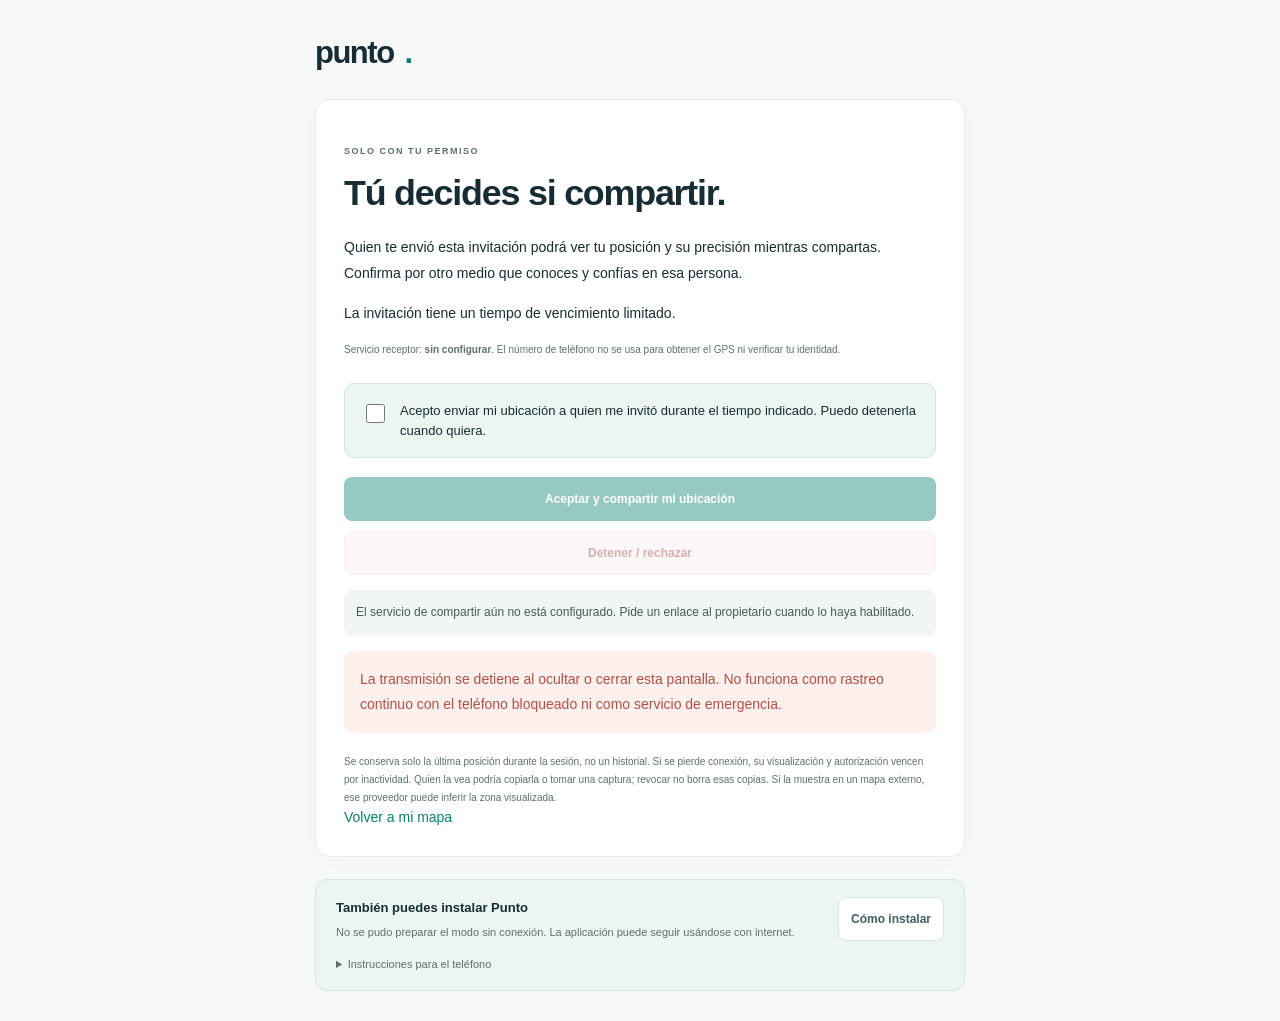
<file: share.html>
<!DOCTYPE html>
<html lang="es">
<head>
    <meta charset="UTF-8">
    <meta name="viewport" content="width=device-width, initial-scale=1.0">
    <meta name="theme-color" content="#087f73">
    <meta name="referrer" content="no-referrer">
    <meta name="robots" content="noindex, nofollow">
    <meta http-equiv="Content-Security-Policy" content="default-src 'none'; script-src 'self'; script-src-attr 'none'; style-src 'self'; style-src-attr 'unsafe-inline'; img-src 'self' data:; connect-src 'self'; manifest-src 'self'; worker-src 'self'; object-src 'none'; base-uri 'none'; form-action 'none'">
    <title>Compartir con permiso · Punto</title>
    <link rel="icon" href="assets/favicon.svg" type="image/svg+xml">
    <link rel="apple-touch-icon" href="assets/icon-180.png">
    <link rel="manifest" href="manifest.webmanifest">
    <link rel="stylesheet" href="css/styles.css">
    <script src="js/deployment.js" defer></script>
    <script src="js/config.js" defer></script>
    <script src="js/sharing-client.js" defer></script>
    <script src="js/share-publisher.js" defer></script>
    <script src="js/pwa.js" defer></script>
</head>
<body>
    <main class="consent-shell">
        <a class="brand" href="./">punto<span class="brand-period">.</span></a>
        <section class="panel consent-card" aria-labelledby="consent-title">
            <p class="eyebrow">SOLO CON TU PERMISO</p>
            <h1 id="consent-title">Tú decides si compartir.</h1>
            <p>Quien te envió esta invitación podrá ver tu posición y su precisión mientras compartas. Confirma por otro medio que conoces y confías en esa persona.</p>
            <p id="share-duration">La invitación tiene un tiempo de vencimiento limitado.</p>
            <p class="route-hint">Servicio receptor: <strong id="relay-origin">sin configurar</strong>. El número de teléfono no se usa para obtener el GPS ni verificar tu identidad.</p>
            <label class="consent-check"><input id="share-consent" type="checkbox"><span>Acepto enviar mi ubicación a quien me invitó durante el tiempo indicado. Puedo detenerla cuando quiera.</span></label>
            <div class="consent-actions"><button class="button button-primary" id="share-start-btn" type="button" disabled>Aceptar y compartir mi ubicación</button><button class="button button-stop" id="share-stop-btn" type="button" disabled>Detener / rechazar</button></div>
            <p class="publisher-status" id="publisher-status" role="status">Verificando la invitación. El GPS todavía no se solicita.</p>
            <p id="publisher-last-update" class="route-hint" role="status"></p>
            <p class="notice-error">La transmisión se detiene al ocultar o cerrar esta pantalla. No funciona como rastreo continuo con el teléfono bloqueado ni como servicio de emergencia.</p>
            <p class="route-hint">Se conserva solo la última posición durante la sesión, no un historial. Si se pierde conexión, su visualización y autorización vencen por inactividad. Quien la vea podría copiarla o tomar una captura; revocar no borra esas copias. Si la muestra en un mapa externo, ese proveedor puede inferir la zona visualizada.</p>
            <a href="./">Volver a mi mapa</a>
        </section>
        <section class="install-banner" aria-label="Instalar Punto">
            <div><strong>También puedes instalar Punto</strong><p id="pwa-status">El mapa necesita internet; la interfaz puede abrirse sin conexión después de la primera visita.</p></div>
            <button class="button button-outline" id="pwa-install-btn" type="button">Cómo instalar</button>
            <details id="pwa-help"><summary>Instrucciones para el teléfono</summary><p>Android: abre el enlace HTTPS en Chrome y usa el menú → Instalar aplicación o Añadir a pantalla de inicio. iPhone/iPad: abre el enlace en Safari → Compartir → Añadir a pantalla de inicio. La instalación no concede permiso de ubicación automáticamente.</p></details>
        </section>
    </main>
</body>
</html>
</file>
<file: css/styles.css>
:root {
    color-scheme: light;
    --ink: #172c35;
    --muted: #5c706f;
    --teal: #087f73;
    --teal-dark: #06685f;
    --line: #e5eceb;
    --surface: #fff;
    font-family: "Segoe UI", -apple-system, BlinkMacSystemFont, Arial, sans-serif;
    font-synthesis: none;
}

* { box-sizing: border-box; }
[hidden] { display: none !important; }
body { margin: 0; background: #f5f8f7; color: var(--ink); font-size: 14px; line-height: 1.5; }
button, input, select { font: inherit; }
button, a, input, summary { -webkit-tap-highlight-color: transparent; }
button, summary { cursor: pointer; }
button { touch-action: manipulation; }
a { color: var(--teal); text-decoration: none; }
a:hover { text-decoration: underline; }
button:focus-visible, a:focus-visible, summary:focus-visible, input:focus-visible { outline: 3px solid #e1aa3c; outline-offset: 4px; }
button:disabled { cursor: not-allowed; opacity: .42; }
h1, h2, p { margin: 0; }
.icon-definitions { position: absolute; width: 0; height: 0; overflow: hidden; }
.icon { width: 19px; height: 19px; flex-shrink: 0; fill: none; stroke: currentColor; stroke-width: 1.7; stroke-linecap: round; stroke-linejoin: round; }
.app-shell { max-width: 1536px; margin: 0 auto; padding: 0 48px; }
.site-header { display: flex; align-items: center; justify-content: space-between; min-height: 92px; border-bottom: 1px solid var(--line); }
.brand { display: inline-flex; align-items: center; gap: 11px; color: var(--ink); font-size: 31px; font-weight: 750; letter-spacing: -1.5px; }
.brand:hover { text-decoration: none; }
.brand-period { color: var(--teal); }
.brand-mark { display: grid; place-items: center; width: 39px; height: 43px; color: white; background: var(--teal); border-radius: 13px 13px 13px 4px; }
.brand-mark .icon { width: 24px; height: 24px; }
.header-meta { display: flex; align-items: center; gap: 26px; }
.header-caption { font-size: 10px; font-weight: 650; letter-spacing: 1.8px; color: var(--muted); }
.connection-badge { display: inline-flex; align-items: center; gap: 7px; border: 1px solid #d9e9e0; background: #edf6ef; border-radius: 20px; padding: 6px 12px; color: #39704c; font-size: 11px; font-weight: 600; }
.status-dot, .session-dot, .map-indicator { width: 6px; height: 6px; border-radius: 50%; background: currentColor; flex-shrink: 0; }
.connection-badge[data-offline="true"] { background: #fff4e3; border-color: #f1dfbe; color: #91611b; }
.intro { display: flex; justify-content: space-between; align-items: center; gap: 20px; padding: 33px 0 29px; }
.eyebrow { font-size: 9px; font-weight: 700; letter-spacing: 1.5px; color: var(--muted); }
h1 { margin-top: 7px; font-size: clamp(25px, 2.8vw, 38px); font-weight: 700; letter-spacing: -1.2px; line-height: 1.25; }
h1 span { color: var(--teal); }
.intro-copy { margin-top: 8px; font-size: 13px; color: var(--muted); }
.session-label { display: inline-flex; align-items: center; gap: 7px; white-space: nowrap; color: var(--muted); font-size: 11px; }
.session-dot { background: var(--teal); box-shadow: 0 0 0 4px #e3eeea; margin-right: 3px; }
.workspace { display: grid; grid-template-columns: minmax(0, 1fr) 337px; grid-template-rows: min-content 1fr; grid-template-areas: "map sidebar" "tools sidebar"; align-items: start; gap: 18px 24px; }
.map-card, .panel { background: var(--surface); border: 1px solid var(--line); border-radius: 15px; box-shadow: 0 4px 22px #142c3504; }
.map-card { grid-area: map; overflow: hidden; }
.map-toolbar { display: flex; justify-content: space-between; align-items: center; min-height: 77px; padding: 16px 21px; gap: 12px; }
.map-toolbar h2 { display: flex; align-items: center; gap: 8px; font-size: 13px; font-weight: 650; }
.map-indicator { background: var(--teal); }
.map-title-group p { margin: 3px 0 0 14px; font-size: 10px; color: var(--muted); }
.follow-toggle { display: inline-flex; align-items: center; gap: 7px; font-size: 11px; color: #52686e; cursor: pointer; }
.follow-toggle input { width: 15px; height: 15px; margin: 0; accent-color: var(--teal); cursor: pointer; }
.map-stage { position: relative; background: #e7eeeb; }
#map { height: clamp(380px, 58vh, 620px); width: 100%; z-index: 0; background: #e7eeeb; }
.map-actions { position: absolute; right: 15px; top: 16px; display: grid; gap: 7px; z-index: 400; }
.map-button { display: grid; place-items: center; height: 38px; width: 38px; background: #fff; color: var(--ink); border: 1px solid #cfdad7; border-radius: 8px; box-shadow: 0 2px 8px #172c3515; }
.map-button:hover:not(:disabled) { color: var(--teal); background: #f2faf7; }
.map-button:disabled { opacity: .65; color: #8fa09d; }
.map-notice { position: absolute; z-index: 450; bottom: 35px; left: 50%; transform: translateX(-50%); width: max-content; max-width: min(90%, 490px); padding: 11px 16px; border: 1px solid #eddfbb; border-radius: 9px; background: #fffaf0; color: #78561e; font-size: 12px; box-shadow: 0 2px 12px #172c3515; }
.map-caption { display: flex; justify-content: space-between; align-items: center; gap: 12px; padding: 13px 20px; color: var(--muted); font-size: 10px; border-bottom: 1px solid var(--line); }
.map-caption > span { display: flex; align-items: center; gap: 7px; }
.map-caption a { color: var(--muted); font-size: 10px; text-align: right; }
.legend-dot { height: 8px; width: 8px; background: var(--teal); border: 2px solid #a5d4c7; border-radius: 50%; }
.metrics { display: grid; grid-template-columns: repeat(4, minmax(0, 1fr)); padding: 23px 0; }
.metric { padding: 0 21px; border-right: 1px solid var(--line); }
.metric:last-child { border-right: 0; }
.metric-label { font-size: 10px; color: var(--muted); }
.metric p { margin-top: 7px; font-size: 27px; letter-spacing: -.6px; font-weight: 650; line-height: 1.2; font-variant-numeric: tabular-nums; }
.metric small { color: var(--muted); font-size: 12px; font-weight: 400; letter-spacing: 0; }
.sidebar { grid-area: sidebar; display: grid; gap: 16px; }
.panel { padding: 21px; }
.panel-heading, .section-heading { display: flex; justify-content: space-between; align-items: center; gap: 10px; }
.panel-heading .eyebrow { font-size: 8px; letter-spacing: 1.3px; }
.tracking-badge { padding: 3px 7px; background: #f0f4f3; border-radius: 5px; color: var(--muted); font-size: 9px; white-space: nowrap; }
.tracking-badge[data-active="true"] { color: var(--teal); background: #e6f3ed; }
.control-panel h2 { max-width: 240px; margin: 14px 0 6px; font-size: 21px; letter-spacing: -.5px; line-height: 1.3; font-weight: 650; }
.panel-copy { font-size: 12px; color: var(--muted); line-height: 1.7; }
.control-panel > .panel-copy { margin-bottom: 18px; }
.button { display: inline-flex; justify-content: center; align-items: center; gap: 7px; min-height: 44px; padding: 10px 12px; border: 1px solid transparent; border-radius: 8px; font-size: 12px; font-weight: 600; transition: background .15s, box-shadow .15s; }
.button .icon { height: 16px; width: 16px; }
.button-full { width: 100%; }
.button-outline { color: #3e5f62; background: white; border-color: #d9e5e1; }
.button-outline:hover:not(:disabled) { background: #f0f7f4; border-color: #bed7cf; }
.button-primary { color: white; background: var(--teal); }
.button-primary:hover:not(:disabled) { background: var(--teal-dark); box-shadow: 0 3px 8px #087f7320; }
.button-stop { background: #fbf0ee; color: #9c473f; border-color: #f0ddda; }
.button-stop:hover:not(:disabled) { background: #f8dfda; }
.tracking-actions { display: grid; grid-template-columns: 1.4fr 1fr; gap: 9px; margin-top: 9px; }
.tracking-status { display: flex; gap: 8px; align-items: flex-start; margin-top: 17px; padding: 11px 12px; border-radius: 8px; background: #f4f7f6; color: #5c706f; font-size: 11px; line-height: 1.7; }
.tracking-status .status-dot { margin-top: 6px; width: 5px; height: 5px; }
.tracking-status[data-tone="success"] { background: #edf7f1; color: #38735a; }
.tracking-status[data-tone="error"] { background: #fff0ed; color: #ae5146; }
.tracking-status[data-tone="warning"] { background: #fff6e6; color: #946622; }
.section-heading h2 { font-size: 13px; font-weight: 650; }
.muted-icon { color: #9daea7; height: 17px; width: 17px; }
.coordinates { display: grid; grid-template-columns: 1fr 1fr; margin: 18px 0 11px; gap: 15px; }
.coordinates dt { font-size: 8px; letter-spacing: 1.3px; color: var(--muted); }
.coordinates dd { margin: 5px 0 0; font-family: Consolas, "SFMono-Regular", monospace; font-size: 16px; font-weight: 600; font-variant-numeric: tabular-nums; }
.last-update { font-size: 10px; color: var(--muted); }
.position-actions { display: flex; flex-wrap: wrap; justify-content: space-between; gap: 12px; margin-top: 16px; }
.text-button { display: inline-flex; align-items: center; gap: 5px; padding: 0; border: 0; background: transparent; color: var(--teal); font-size: 11px; font-weight: 600; }
.text-button:hover:not(:disabled) { text-decoration: underline; }
.text-button .icon { width: 13px; height: 13px; }
.address-details { margin-top: 17px; border-top: 1px solid var(--line); padding-top: 12px; font-size: 10px; color: var(--muted); }
.address-details summary { color: #596d6c; }
.address-details summary span { margin-left: 6px; color: var(--muted); font-size: 10px; }
.address-details p { margin: 9px 0; overflow-wrap: anywhere; }
.address-details .address-privacy { font-size: 9px; }
.route-panel .panel-copy { margin: 12px 0 16px; }
.route-actions { display: grid; grid-template-columns: 1fr 42px; gap: 9px; }
.button-icon { color: #a07771; background: #faf6f4; border-color: #f0e9e6; padding: 10px; }
.button-icon:hover:not(:disabled) { background: #f8e9e4; }
.route-hint { margin-top: 12px; color: var(--muted); font-size: 10px; }
.site-footer { display: flex; justify-content: space-between; align-items: flex-start; gap: 24px; padding: 25px 0 28px; color: var(--muted); font-size: 10px; }
.site-footer > p { display: flex; gap: 7px; align-items: center; }
.site-footer .icon { width: 15px; height: 15px; color: #7c9a8d; }
.site-footer details { text-align: right; max-width: 420px; }
.site-footer details p { text-align: left; margin-top: 10px; line-height: 1.8; }
.feedback-bar { position: fixed; z-index: 1000; bottom: 25px; left: 50%; transform: translateX(-50%); max-width: min(90%, 540px); width: max-content; padding: 12px 20px; background: var(--ink); color: white; border-radius: 10px; box-shadow: 0 5px 20px #172c3520; font-size: 12px; }
.notice-error { background: #fff0ed; padding: 16px; color: #ae5146; margin-bottom: 20px; border-radius: 8px; }
.leaflet-container { font-family: inherit; }
.leaflet-control-attribution { font-size: 9px; }
.leaflet-control-zoom { border: 1px solid #cfdad7 !important; border-radius: 7px !important; overflow: hidden; box-shadow: 0 2px 8px #172c3515 !important; }
.leaflet-control-zoom a { color: #425c5a; }

.demo-banner { display: flex; align-items: center; gap: 16px; padding: 14px 18px; margin-bottom: 20px; border: 1px solid #e9ce9f; border-radius: 10px; background: #fff5e2; color: #82591a; font-size: 12px; }
.demo-banner strong { font-size: 10px; letter-spacing: 1px; }
body[data-mode="demo"] .map-card { border-color: #dab57c; }
.demo-controls { display: flex; justify-content: space-between; flex-wrap: wrap; gap: 12px; margin-top: 16px; padding-top: 13px; border-top: 1px solid var(--line); }
.source-label { margin-top: 6px; color: var(--teal); font-size: 10px; }
.file-controls { display: flex; flex-wrap: wrap; align-items: center; gap: 10px; margin-top: 15px; font-size: 11px; color: var(--muted); }
.file-controls select { max-width: 100%; background: #f5f8f7; color: var(--ink); border: 1px solid #d9e5e1; border-radius: 6px; padding: 6px; }
.open-with-controls { display: flex; align-items: center; gap: 12px; margin-top: 16px; padding-top: 15px; border-top: 1px solid var(--line); color: var(--muted); font-size: 11px; }
.open-with-controls .button { flex: 1; min-width: 0; }
.qgis-help { display: flex; flex-wrap: wrap; gap: 12px; margin-top: 9px; }
.adventure-grid { grid-area: tools; display: grid; grid-template-columns: repeat(3, minmax(0, 1fr)); gap: 14px; min-width: 0; }
.adventure-grid > .panel { min-width: 0; padding: 16px; }
.goal-input { display: flex; align-items: center; flex-wrap: wrap; gap: 10px; margin: 23px 0 14px; font-size: 12px; color: var(--muted); }
.goal-input input { min-width: 0; width: 82px; padding: 7px 8px; border: 1px solid #d9e5e1; background: #fafcfb; border-radius: 7px; color: var(--ink); }
progress { display: block; width: 100%; height: 9px; accent-color: var(--teal); border: 0; border-radius: 5px; overflow: hidden; }
progress::-webkit-progress-bar { background: #e9f0ed; }
progress::-webkit-progress-value { background: var(--teal); }
.session-stats { display: grid; grid-template-columns: 1fr 1fr; gap: 15px; padding-top: 18px; margin: 20px 0 0; border-top: 1px solid var(--line); }
.session-stats dt { font-size: 10px; color: var(--muted); }
.session-stats dd { margin: 6px 0 0; font-size: 18px; font-weight: 600; font-variant-numeric: tabular-nums; }
.field-label { display: block; margin: 20px 0 8px; color: var(--muted); font-size: 11px; }
.text-input { display: block; width: 100%; min-width: 0; padding: 10px 12px; border: 1px solid #d9e5e1; border-radius: 7px; color: var(--ink); background: #fafcfb; font-size: 12px; }
.text-input::placeholder { color: var(--muted); }
.waypoint-actions { display: flex; justify-content: space-between; flex-wrap: wrap; gap: 12px; margin-top: 13px; }
#waypoint-count { font-size: 10px; color: var(--muted); font-weight: 400; }
.waypoint-list { list-style: none; padding: 0; margin: 15px 0 0; max-height: 190px; overflow-y: auto; }
.waypoint-list li { display: flex; align-items: center; justify-content: space-between; gap: 10px; padding: 7px 0; border-bottom: 1px solid var(--line); }
.waypoint-label { min-width: 0; overflow-wrap: anywhere; text-align: left; }
.remove-waypoint { display: grid; place-items: center; width: 30px; height: 30px; flex-shrink: 0; border: 0; border-radius: 5px; background: #faf1ee; color: #9c473f; font-size: 20px; }
.picking-point .leaflet-container { cursor: crosshair; }
.privacy-toggle { display: flex; align-items: flex-start; gap: 9px; margin-top: 20px; font-size: 12px; color: #425d59; }
.privacy-toggle input { flex-shrink: 0; margin: 3px 0 0; accent-color: var(--teal); width: 15px; height: 15px; }
.privacy-panel .button { margin-top: 20px; }
.install-banner { display: flex; flex-wrap: wrap; align-items: center; justify-content: space-between; gap: 13px 22px; padding: 17px 20px; margin-bottom: 22px; background: #edf5f1; border: 1px solid #d6e7dd; border-radius: 12px; }
.install-banner > div { flex: 1; min-width: min(100%, 220px); }
.install-banner strong { font-size: 13px; }
.install-banner p, .install-banner details { font-size: 11px; color: var(--muted); line-height: 1.7; }
.install-banner p { margin-top: 5px; }
.install-banner details { flex-basis: 100%; }
.sharing-panel { grid-column: 1 / -1; }
.sharing-panel > .panel-copy { margin-top: 13px; }
.sharing-form { display: grid; grid-template-columns: minmax(0, 1fr) minmax(0, 1fr); gap: 0 16px; align-items: end; }
.sharing-form .button { margin-top: 15px; }
.sharing-form > div { min-width: 0; }
.sharing-status, .publisher-status { background: #f1f5f3; border-radius: 8px; padding: 12px; margin-top: 17px; font-size: 12px; color: #425d59; }
.sharing-list { list-style: none; padding: 0; margin: 16px 0 0; }
.sharing-entry { border-top: 1px solid var(--line); padding: 14px 0; }
.sharing-entry strong { font-size: 12px; }
.private-link { margin-top: 10px; font-family: Consolas, monospace; font-size: 10px; }
.sharing-actions { display: flex; flex-wrap: wrap; gap: 12px; margin-top: 12px; }
.consent-shell { width: min(100% - 32px, 650px); margin: 30px auto; }
.consent-card { margin: 22px 0; padding: 28px; }
.consent-card h1 { margin: 12px 0 20px; }
.consent-card > p { margin-top: 15px; line-height: 1.8; }
.consent-check { display: flex; align-items: flex-start; gap: 12px; padding: 17px; margin-top: 24px; background: #edf5f1; border: 1px solid #d6e7dd; border-radius: 10px; font-size: 13px; }
.consent-check input { flex-shrink: 0; width: 19px; height: 19px; accent-color: var(--teal); }
.consent-actions { display: grid; gap: 10px; margin-top: 19px; }
body[data-sharing="active"] .consent-card { border: 2px solid var(--teal); }

@media (max-width: 1279px) {
    .adventure-grid { grid-template-columns: 1fr 1fr; gap: 18px; }
    .privacy-panel { grid-column: 1 / -1; }
}
@media (max-width: 599px) {
    .adventure-grid { grid-template-columns: minmax(0, 1fr); gap: 14px; }
    .demo-banner { align-items: flex-start; flex-direction: column; gap: 6px; }
    .sharing-form { grid-template-columns: minmax(0, 1fr); }
    .consent-card { padding: 20px; }
}

@media (min-width: 1500px) { #map { height: 590px; } }
@media (max-width: 1199px) {
    .app-shell { padding: 0 28px; }
    .workspace { grid-template-columns: minmax(0, 1fr) 308px; gap: 18px; }
    .panel { padding: 18px; }
    .map-toolbar { padding: 15px; }
    .follow-toggle { font-size: 10px; }
    .metric { padding: 0 13px; }
    .metric-label { font-size: 9px; }
    .map-caption { padding: 12px 14px; }
}
@media (max-width: 959px) {
    .workspace { grid-template-columns: minmax(0, 1fr); grid-template-rows: auto; grid-template-areas: "map" "sidebar" "tools"; }
    .sidebar { grid-template-columns: 1fr 1fr; gap: 18px; }
    .route-panel { grid-column: 1 / -1; }
    .route-actions { grid-template-columns: minmax(180px, 260px) 42px; }
    #map { height: 420px; }
    .session-label { display: none; }
    .metric-label { font-size: 10px; }
    .metric { padding: 0 20px; }
}
@media (max-width: 599px) {
    .app-shell { padding: 0 16px; }
    .site-header { min-height: 75px; }
    .brand { font-size: 28px; }
    .brand-mark { width: 34px; height: 38px; }
    .header-caption { display: none; }
    .intro { padding: 25px 0 22px; }
    .intro .eyebrow { font-size: 7px; letter-spacing: 1px; }
    h1 { font-size: 26px; letter-spacing: -.8px; }
    .intro-copy { max-width: 280px; font-size: 11px; line-height: 1.7; }
    .map-toolbar { padding: 13px; }
    .map-toolbar h2 { font-size: 11px; }
    .map-title-group p { font-size: 9px; }
    .follow-toggle { gap: 5px; max-width: 124px; font-size: 10px; }
    #map { height: 360px; }
    .map-caption { align-items: flex-start; flex-wrap: wrap; font-size: 9px; }
    .map-caption a { font-size: 9px; }
    .metrics { grid-template-columns: 1fr 1fr; padding: 0; }
    .metric { padding: 16px 20px; }
    .metric:nth-child(2) { border-right: 0; }
    .metric:nth-child(-n+2) { border-bottom: 1px solid var(--line); }
    .metric p { font-size: 25px; }
    .sidebar { grid-template-columns: 1fr; gap: 14px; }
    .panel { padding: 20px; }
    .control-panel h2 { max-width: none; }
    .route-actions { grid-template-columns: 1fr 42px; }
    .site-footer { display: grid; gap: 15px; padding: 23px 0; }
    .site-footer details { text-align: left; }
}

@media (prefers-reduced-motion: reduce) { *, *::before, *::after { scroll-behavior: auto !important; transition: none !important; animation: none !important; } }
</file>
